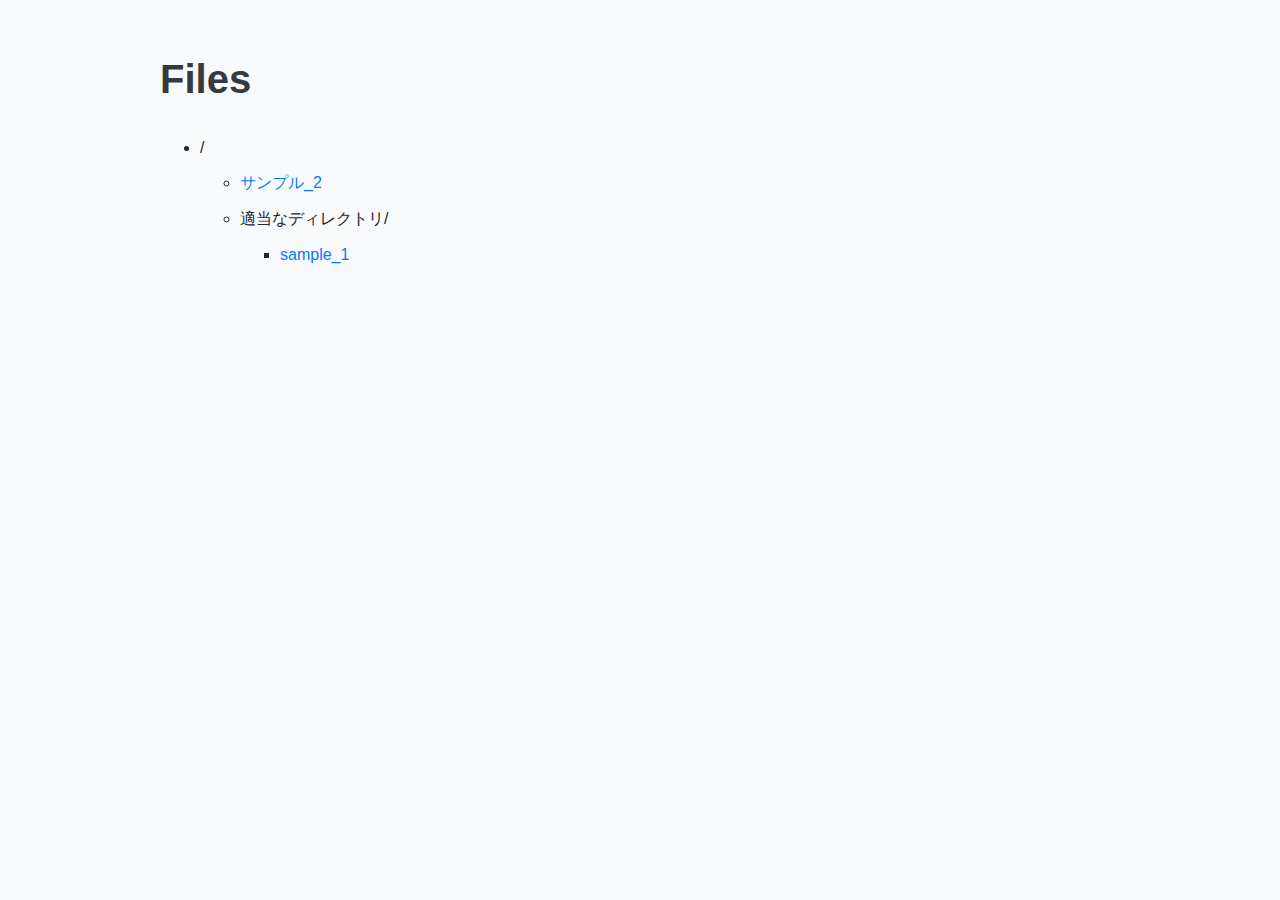
<file: sample-docker-nginx/public/index.html>
<!DOCTYPE html>
<html>

<head>
  <meta charset="UTF-8">
  <title>Index</title>
  <link rel="stylesheet" type="text/css" href="css/base.css">
  <link rel="stylesheet" type="text/css" href="css/pygments.css">
</head>

<body>
  <div class='root'><div class='content'><h1>Files</h1><ul><li>/</li>
<ul>
  <li><a href='サンプル_2.html'>サンプル_2</a></li>
  <li>適当なディレクトリ/</li>
  <ul>
    <li><a href='sample_1.html'>sample_1</a></li>
  </ul>
</ul>
</ul></div></div>
</body>

</html>
</file>
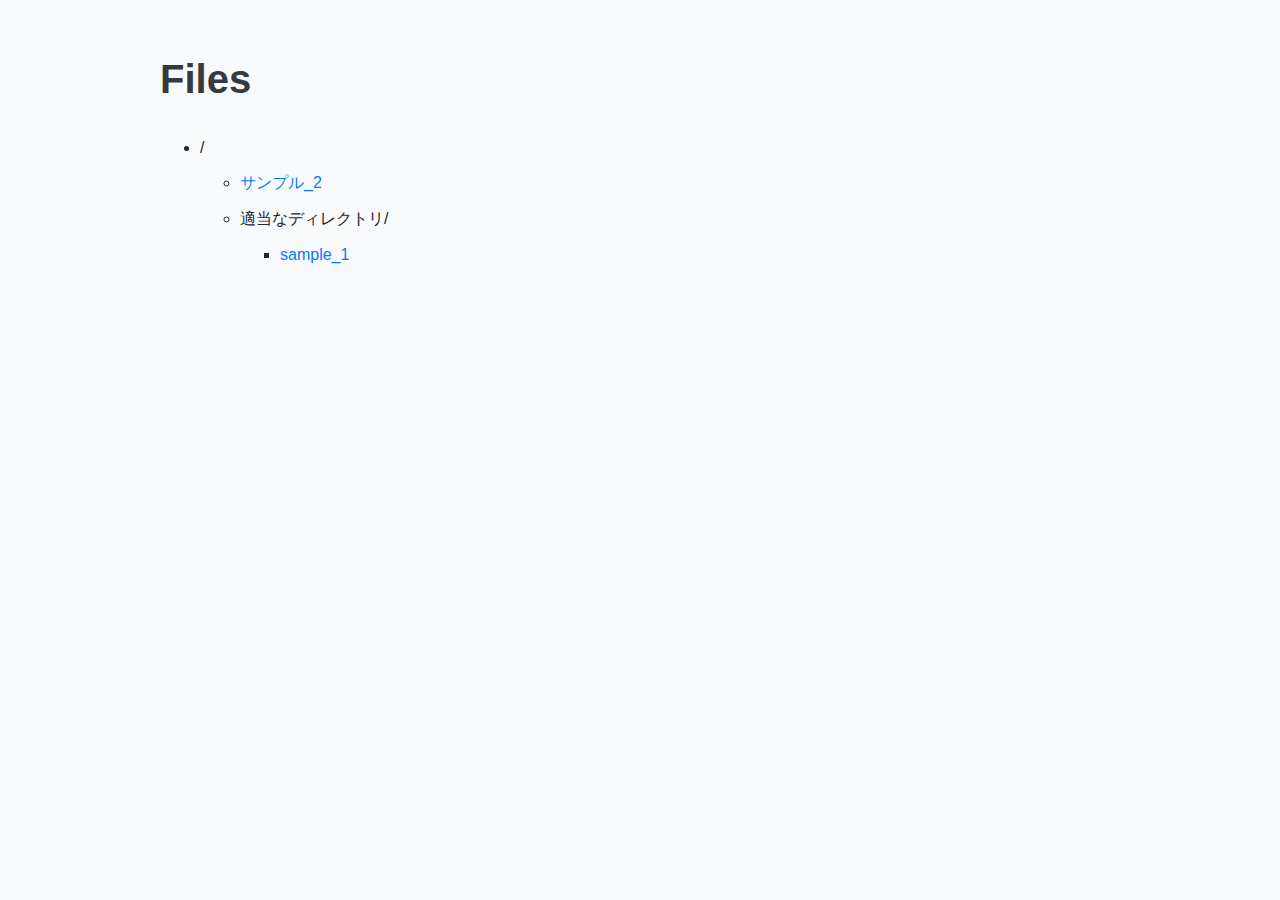
<file: sample/public_sample/index.html>
<!DOCTYPE html>
<html>

<head>
  <title>Index</title>
  <link rel="stylesheet" type="text/css" href="css/base.css">
  <link rel="stylesheet" type="text/css" href="css/pygments.css">
</head>

<body>
  <div class='root'><div class='content'><h1>Files</h1><ul><li>/</li>
<ul>
  <li><a href='サンプル_2.html'>サンプル_2</a></li>
  <li>適当なディレクトリ/</li>
  <ul>
    <li><a href='sample_1.html'>sample_1</a></li>
  </ul>
</ul>
</ul></div></div>
</body>

</html>
</file>
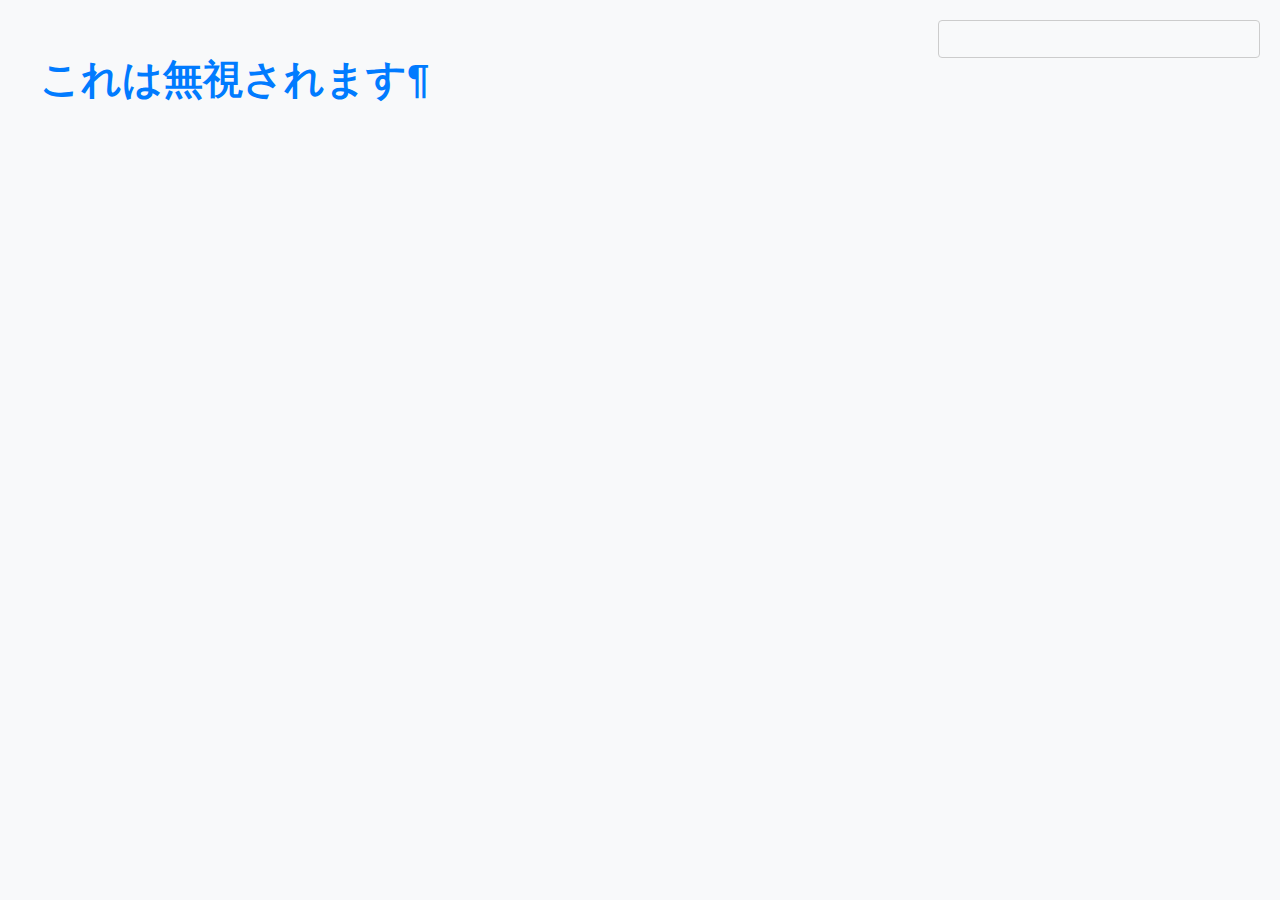
<file: sample-docker-nginx/public/ignore.html>
<!DOCTYPE html>
<html>

<head>
  <meta charset="UTF-8">
  <title>ignore</title>
  <link rel="stylesheet" type="text/css" href="css/base.css">
  <link rel="stylesheet" type="text/css" href="css/pygments.css">
</head>

<body>
  <div class='root'><div class='content'><h1 id="_1"><a class="toclink" href="#_1">これは無視されます</a><a class="headerlink" href="#_1" title="Permanent link">&para;</a></h1></div><div class="toc">
<ul></ul>
</div>
</div>
</body>

</html>
</file>
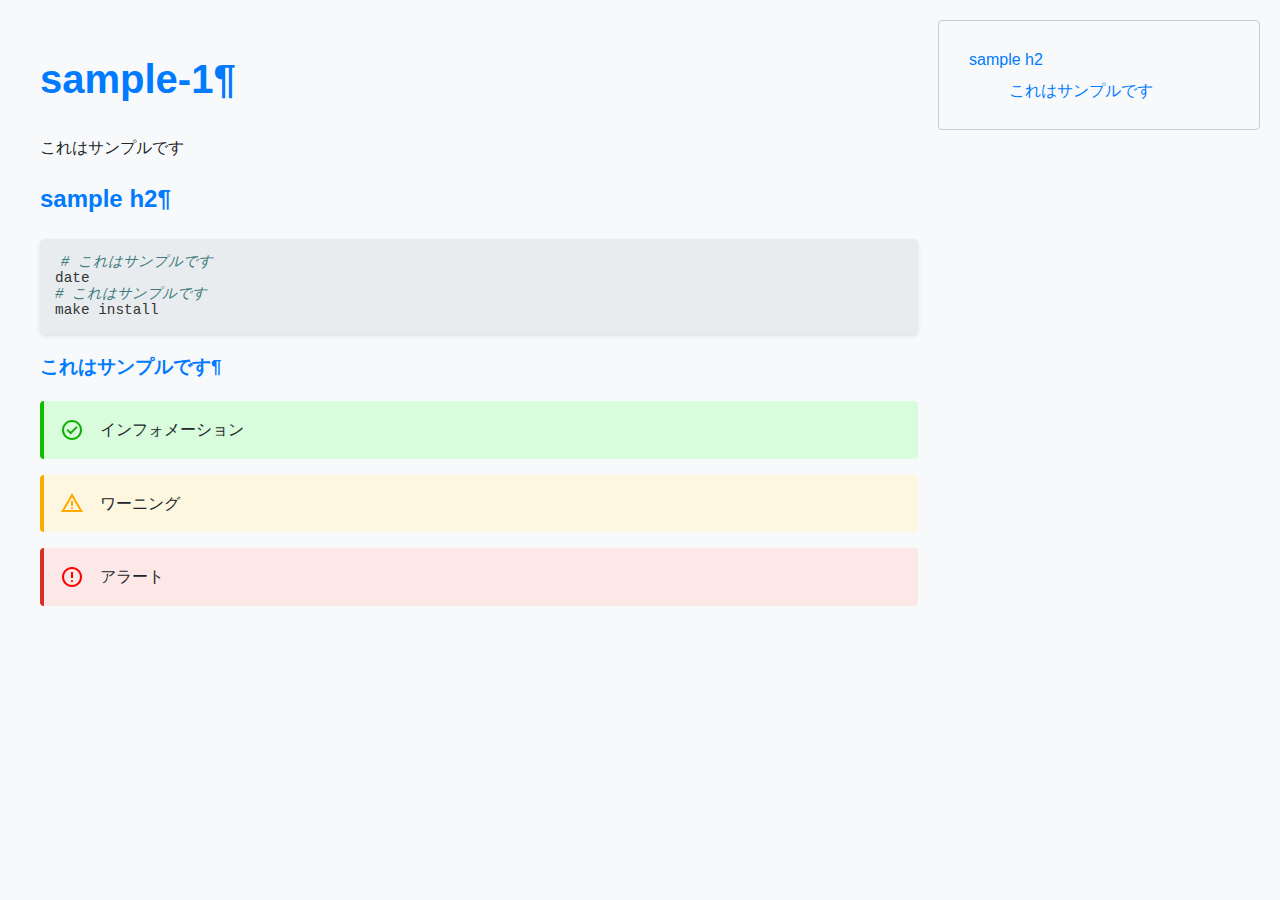
<file: sample-docker-nginx/public/sample_1.html>
<!DOCTYPE html>
<html>

<head>
  <meta charset="UTF-8">
  <title>sample_1</title>
  <link rel="stylesheet" type="text/css" href="css/base.css">
  <link rel="stylesheet" type="text/css" href="css/pygments.css">
</head>

<body>
  <div class='root'><div class='content'><h1 id="sample-1"><a class="toclink" href="#sample-1">sample-1</a><a class="headerlink" href="#sample-1" title="Permanent link">&para;</a></h1>
<p>これはサンプルです</p>
<h2 id="sample-h2"><a class="toclink" href="#sample-h2">sample h2</a><a class="headerlink" href="#sample-h2" title="Permanent link">&para;</a></h2>
<div class="codehilite"><pre><span></span><code><span class="c1"># これはサンプルです</span>
date
<span class="c1"># これはサンプルです</span>
make<span class="w"> </span>install
</code></pre></div>

<h3 id="_1"><a class="toclink" href="#_1">これはサンプルです</a><a class="headerlink" href="#_1" title="Permanent link">&para;</a></h3>
<p><div class="style-info"><svg xmlns="http://www.w3.org/2000/svg" height="24px" viewBox="0 -960 960 960" width="24px" fill="#0fb100"><path d="m424-296 282-282-56-56-226 226-114-114-56 56 170 170Zm56 216q-83 0-156-31.5T197-197q-54-54-85.5-127T80-480q0-83 31.5-156T197-763q54-54 127-85.5T480-880q83 0 156 31.5T763-763q54 54 85.5 127T880-480q0 83-31.5 156T763-197q-54 54-127 85.5T480-80Zm0-80q134 0 227-93t93-227q0-134-93-227t-227-93q-134 0-227 93t-93 227q0 134 93 227t227 93Zm0-320Z"/></svg><p>インフォメーション</p></div></p>
<p><div class="style-warn"><svg xmlns="http://www.w3.org/2000/svg" height="24px" viewBox="0 -960 960 960" width="24px" fill="#ffaa00"><path d="m40-120 440-760 440 760H40Zm138-80h604L480-720 178-200Zm302-40q17 0 28.5-11.5T520-280q0-17-11.5-28.5T480-320q-17 0-28.5 11.5T440-280q0 17 11.5 28.5T480-240Zm-40-120h80v-200h-80v200Zm40-100Z"/></svg><p>ワーニング</p></div></p>
<p><div class="style-alert"><svg xmlns="http://www.w3.org/2000/svg" height="24px" viewBox="0 -960 960 960" width="24px" fill="#ff0000"><path d="M480-280q17 0 28.5-11.5T520-320q0-17-11.5-28.5T480-360q-17 0-28.5 11.5T440-320q0 17 11.5 28.5T480-280Zm-40-160h80v-240h-80v240Zm40 360q-83 0-156-31.5T197-197q-54-54-85.5-127T80-480q0-83 31.5-156T197-763q54-54 127-85.5T480-880q83 0 156 31.5T763-763q54 54 85.5 127T880-480q0 83-31.5 156T763-197q-54 54-127 85.5T480-80Zm0-80q134 0 227-93t93-227q0-134-93-227t-227-93q-134 0-227 93t-93 227q0 134 93 227t227 93Zm0-320Z"/></svg><p>アラート</p></div></p></div><div class="toc">
<ul>
<li><a href="#sample-h2">sample h2</a><ul>
<li><a href="#_1">これはサンプルです</a></li>
</ul>
</li>
</ul>
</div>
</div>
</body>

</html>
</file>
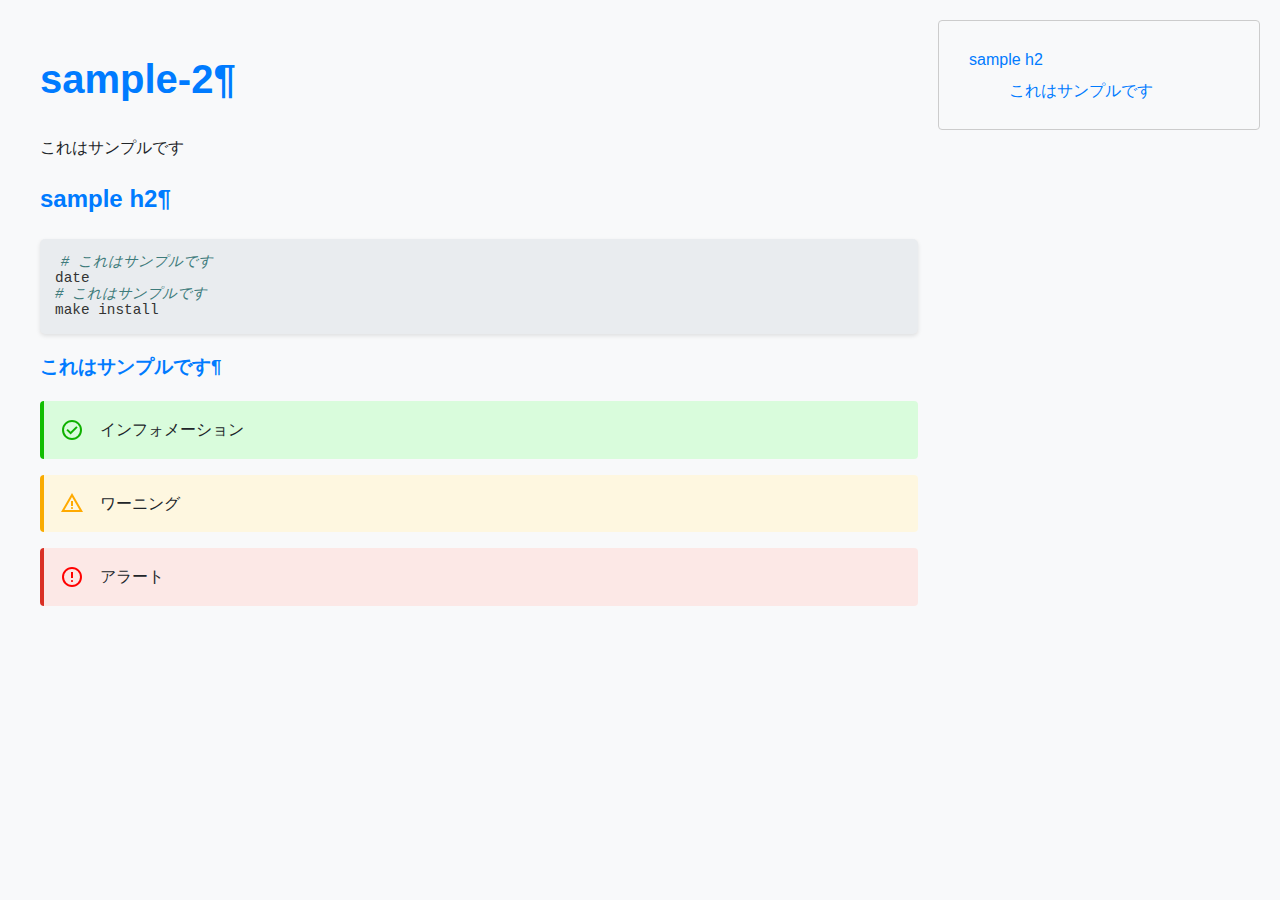
<file: sample-docker-nginx/public/サンプル_2.html>
<!DOCTYPE html>
<html>

<head>
  <meta charset="UTF-8">
  <title>サンプル_2</title>
  <link rel="stylesheet" type="text/css" href="css/base.css">
  <link rel="stylesheet" type="text/css" href="css/pygments.css">
</head>

<body>
  <div class='root'><div class='content'><h1 id="sample-2"><a class="toclink" href="#sample-2">sample-2</a><a class="headerlink" href="#sample-2" title="Permanent link">&para;</a></h1>
<p>これはサンプルです</p>
<h2 id="sample-h2"><a class="toclink" href="#sample-h2">sample h2</a><a class="headerlink" href="#sample-h2" title="Permanent link">&para;</a></h2>
<div class="codehilite"><pre><span></span><code><span class="c1"># これはサンプルです</span>
date
<span class="c1"># これはサンプルです</span>
make<span class="w"> </span>install
</code></pre></div>

<h3 id="_1"><a class="toclink" href="#_1">これはサンプルです</a><a class="headerlink" href="#_1" title="Permanent link">&para;</a></h3>
<p><div class="style-info"><svg xmlns="http://www.w3.org/2000/svg" height="24px" viewBox="0 -960 960 960" width="24px" fill="#0fb100"><path d="m424-296 282-282-56-56-226 226-114-114-56 56 170 170Zm56 216q-83 0-156-31.5T197-197q-54-54-85.5-127T80-480q0-83 31.5-156T197-763q54-54 127-85.5T480-880q83 0 156 31.5T763-763q54 54 85.5 127T880-480q0 83-31.5 156T763-197q-54 54-127 85.5T480-80Zm0-80q134 0 227-93t93-227q0-134-93-227t-227-93q-134 0-227 93t-93 227q0 134 93 227t227 93Zm0-320Z"/></svg><p>インフォメーション</p></div></p>
<p><div class="style-warn"><svg xmlns="http://www.w3.org/2000/svg" height="24px" viewBox="0 -960 960 960" width="24px" fill="#ffaa00"><path d="m40-120 440-760 440 760H40Zm138-80h604L480-720 178-200Zm302-40q17 0 28.5-11.5T520-280q0-17-11.5-28.5T480-320q-17 0-28.5 11.5T440-280q0 17 11.5 28.5T480-240Zm-40-120h80v-200h-80v200Zm40-100Z"/></svg><p>ワーニング</p></div></p>
<p><div class="style-alert"><svg xmlns="http://www.w3.org/2000/svg" height="24px" viewBox="0 -960 960 960" width="24px" fill="#ff0000"><path d="M480-280q17 0 28.5-11.5T520-320q0-17-11.5-28.5T480-360q-17 0-28.5 11.5T440-320q0 17 11.5 28.5T480-280Zm-40-160h80v-240h-80v240Zm40 360q-83 0-156-31.5T197-197q-54-54-85.5-127T80-480q0-83 31.5-156T197-763q54-54 127-85.5T480-880q83 0 156 31.5T763-763q54 54 85.5 127T880-480q0 83-31.5 156T763-197q-54 54-127 85.5T480-80Zm0-80q134 0 227-93t93-227q0-134-93-227t-227-93q-134 0-227 93t-93 227q0 134 93 227t227 93Zm0-320Z"/></svg><p>アラート</p></div></p></div><div class="toc">
<ul>
<li><a href="#sample-h2">sample h2</a><ul>
<li><a href="#_1">これはサンプルです</a></li>
</ul>
</li>
</ul>
</div>
</div>
</body>

</html>
</file>
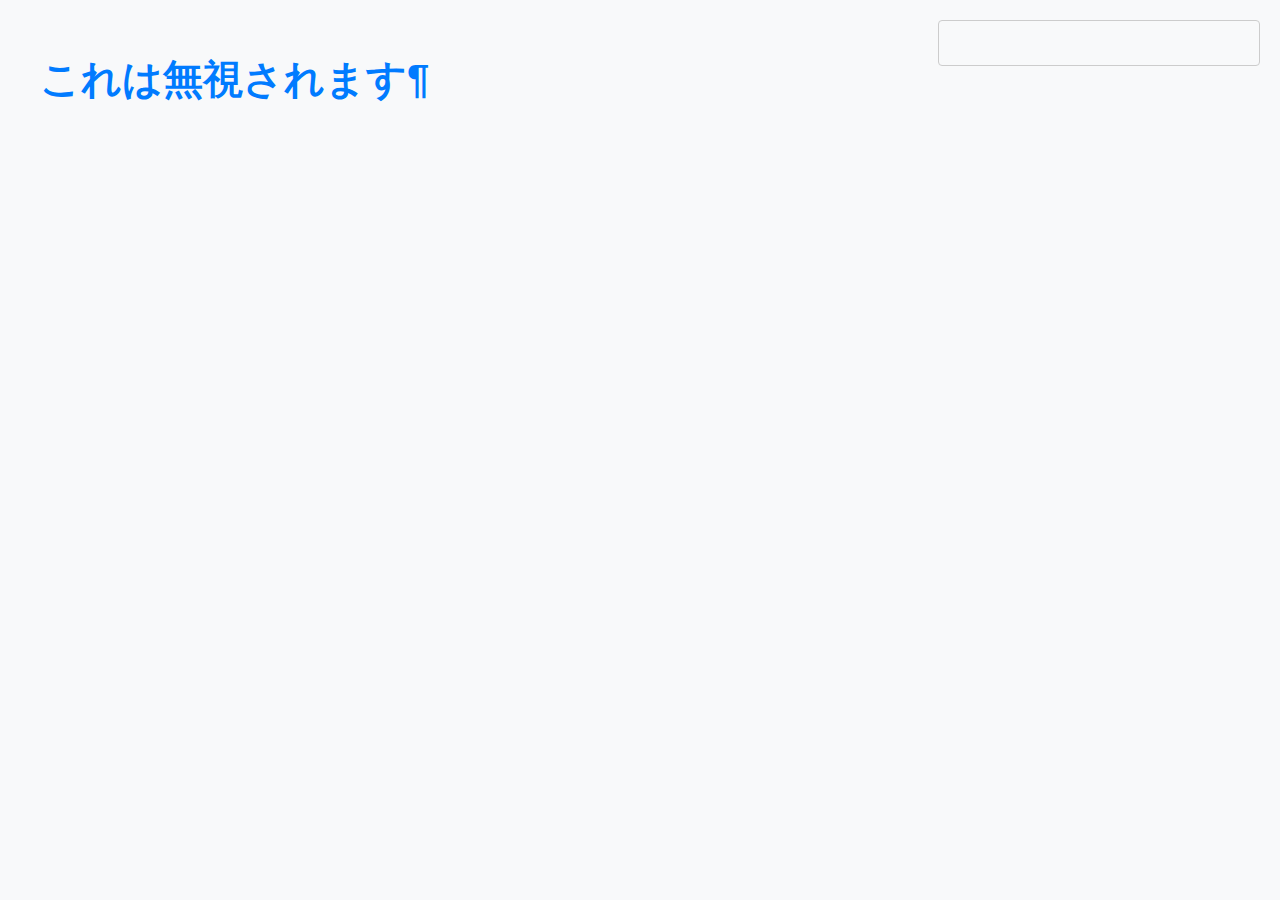
<file: sample/public_sample/ignore.html>
<!DOCTYPE html>
<html>

<head>
  <title>ignore</title>
  <link rel="stylesheet" type="text/css" href="css/base.css">
  <link rel="stylesheet" type="text/css" href="css/pygments.css">
</head>

<body>
  <div class='root'><div class='content'><h1 id="_1"><a class="toclink" href="#_1">これは無視されます</a><a class="headerlink" href="#_1" title="Permanent link">&para;</a></h1></div><div class="toc">
<ul></ul>
</div>
</div>
</body>

</html>
</file>
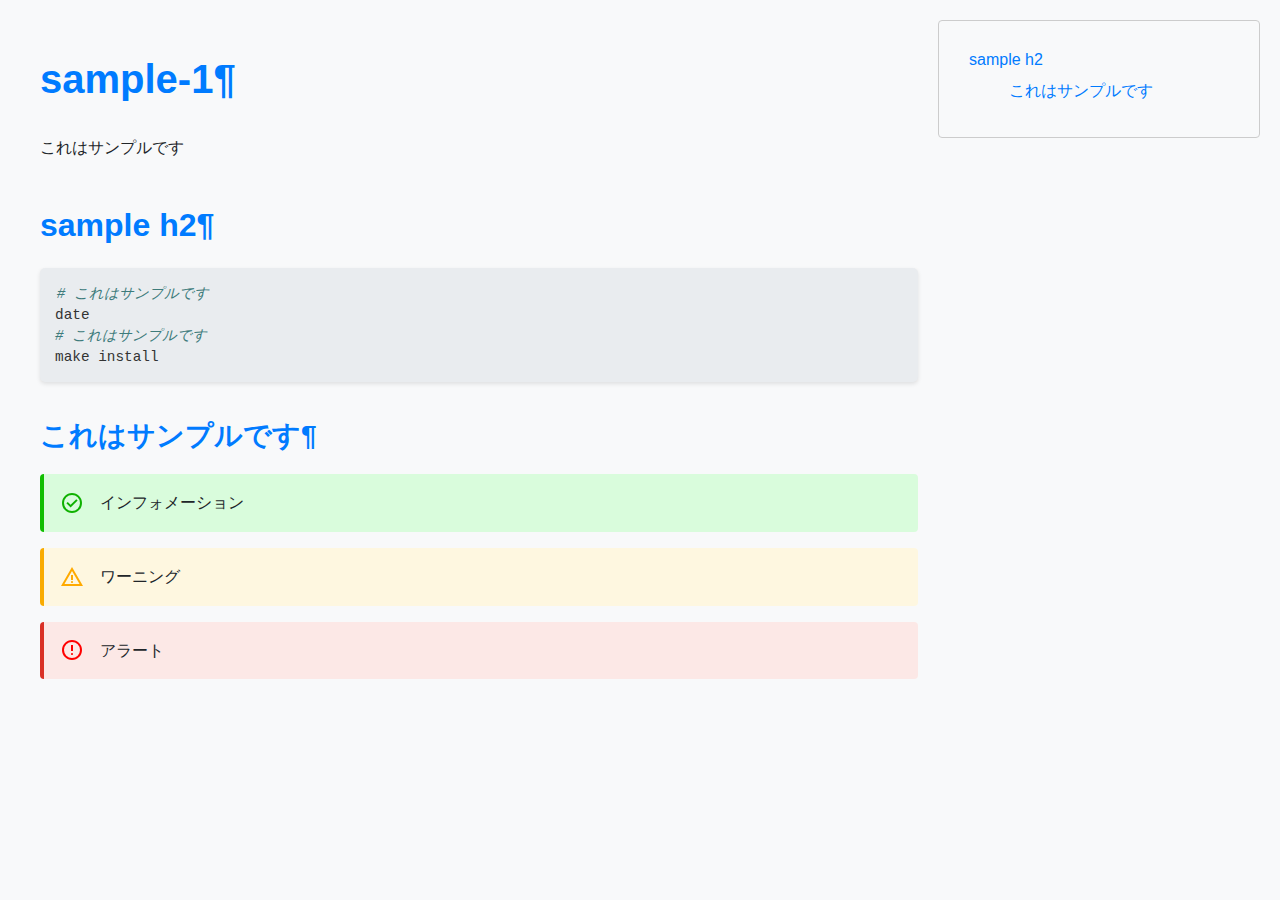
<file: sample/public_sample/sample_1.html>
<!DOCTYPE html>
<html>

<head>
  <title>sample_1</title>
  <link rel="stylesheet" type="text/css" href="css/base.css">
  <link rel="stylesheet" type="text/css" href="css/pygments.css">
</head>

<body>
  <div class='root'><div class='content'><h1 id="sample-1"><a class="toclink" href="#sample-1">sample-1</a><a class="headerlink" href="#sample-1" title="Permanent link">&para;</a></h1>
<p>これはサンプルです</p>
<h2 id="sample-h2"><a class="toclink" href="#sample-h2">sample h2</a><a class="headerlink" href="#sample-h2" title="Permanent link">&para;</a></h2>
<div class="codehilite"><pre><span></span><code><span class="c1"># これはサンプルです</span>
date
<span class="c1"># これはサンプルです</span>
make<span class="w"> </span>install
</code></pre></div>

<h3 id="_1"><a class="toclink" href="#_1">これはサンプルです</a><a class="headerlink" href="#_1" title="Permanent link">&para;</a></h3>
<p><div class="style-info"><svg xmlns="http://www.w3.org/2000/svg" height="24px" viewBox="0 -960 960 960" width="24px" fill="#0fb100"><path d="m424-296 282-282-56-56-226 226-114-114-56 56 170 170Zm56 216q-83 0-156-31.5T197-197q-54-54-85.5-127T80-480q0-83 31.5-156T197-763q54-54 127-85.5T480-880q83 0 156 31.5T763-763q54 54 85.5 127T880-480q0 83-31.5 156T763-197q-54 54-127 85.5T480-80Zm0-80q134 0 227-93t93-227q0-134-93-227t-227-93q-134 0-227 93t-93 227q0 134 93 227t227 93Zm0-320Z"/></svg><p>インフォメーション</p></div></p>
<p><div class="style-warn"><svg xmlns="http://www.w3.org/2000/svg" height="24px" viewBox="0 -960 960 960" width="24px" fill="#ffaa00"><path d="m40-120 440-760 440 760H40Zm138-80h604L480-720 178-200Zm302-40q17 0 28.5-11.5T520-280q0-17-11.5-28.5T480-320q-17 0-28.5 11.5T440-280q0 17 11.5 28.5T480-240Zm-40-120h80v-200h-80v200Zm40-100Z"/></svg><p>ワーニング</p></div></p>
<p><div class="style-alert"><svg xmlns="http://www.w3.org/2000/svg" height="24px" viewBox="0 -960 960 960" width="24px" fill="#ff0000"><path d="M480-280q17 0 28.5-11.5T520-320q0-17-11.5-28.5T480-360q-17 0-28.5 11.5T440-320q0 17 11.5 28.5T480-280Zm-40-160h80v-240h-80v240Zm40 360q-83 0-156-31.5T197-197q-54-54-85.5-127T80-480q0-83 31.5-156T197-763q54-54 127-85.5T480-880q83 0 156 31.5T763-763q54 54 85.5 127T880-480q0 83-31.5 156T763-197q-54 54-127 85.5T480-80Zm0-80q134 0 227-93t93-227q0-134-93-227t-227-93q-134 0-227 93t-93 227q0 134 93 227t227 93Zm0-320Z"/></svg><p>アラート</p></div></p></div><div class="toc">
<ul>
<li><a href="#sample-h2">sample h2</a><ul>
<li><a href="#_1">これはサンプルです</a></li>
</ul>
</li>
</ul>
</div>
</div>
</body>

</html>
</file>
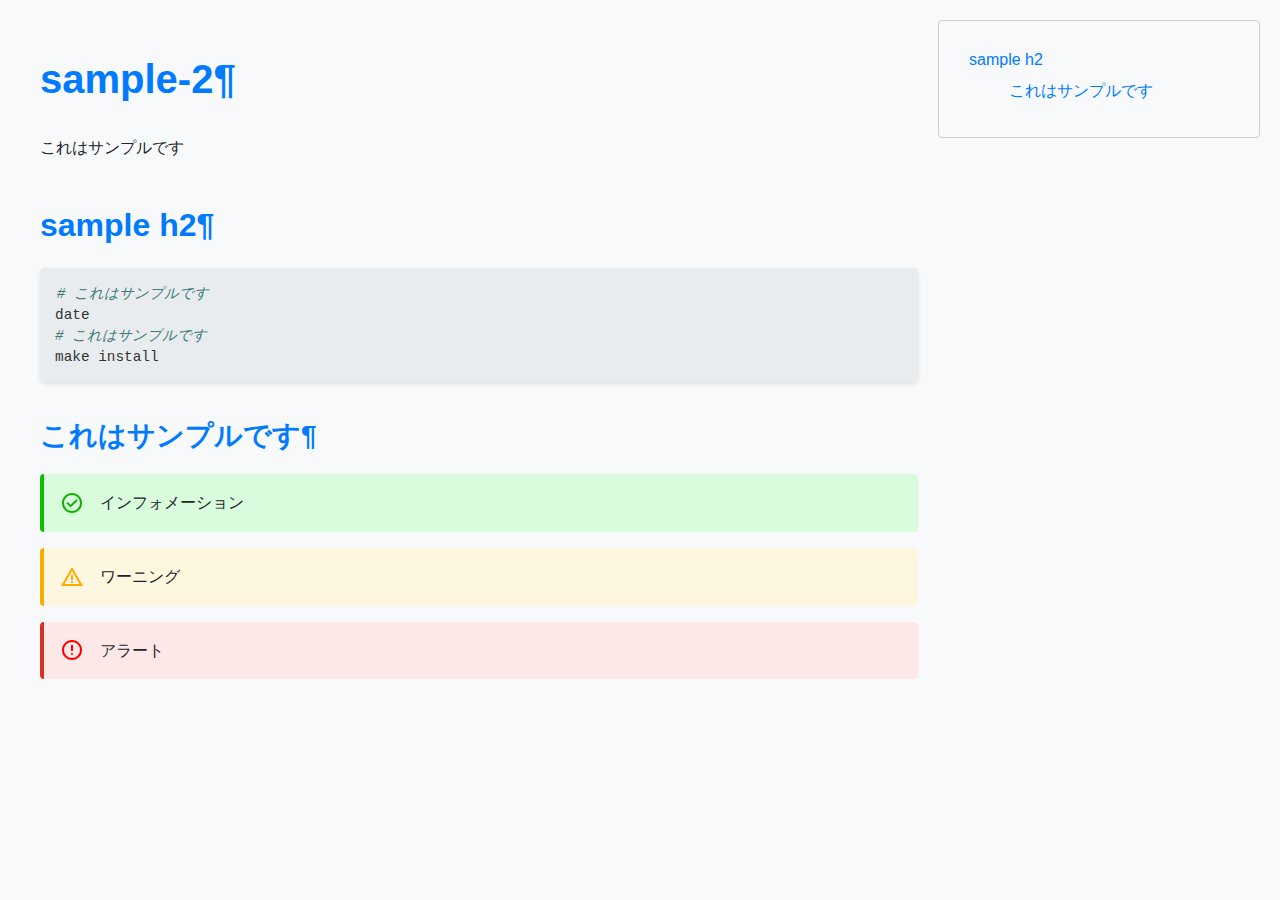
<file: sample/public_sample/サンプル_2.html>
<!DOCTYPE html>
<html>

<head>
  <title>サンプル_2</title>
  <link rel="stylesheet" type="text/css" href="css/base.css">
  <link rel="stylesheet" type="text/css" href="css/pygments.css">
</head>

<body>
  <div class='root'><div class='content'><h1 id="sample-2"><a class="toclink" href="#sample-2">sample-2</a><a class="headerlink" href="#sample-2" title="Permanent link">&para;</a></h1>
<p>これはサンプルです</p>
<h2 id="sample-h2"><a class="toclink" href="#sample-h2">sample h2</a><a class="headerlink" href="#sample-h2" title="Permanent link">&para;</a></h2>
<div class="codehilite"><pre><span></span><code><span class="c1"># これはサンプルです</span>
date
<span class="c1"># これはサンプルです</span>
make<span class="w"> </span>install
</code></pre></div>

<h3 id="_1"><a class="toclink" href="#_1">これはサンプルです</a><a class="headerlink" href="#_1" title="Permanent link">&para;</a></h3>
<p><div class="style-info"><svg xmlns="http://www.w3.org/2000/svg" height="24px" viewBox="0 -960 960 960" width="24px" fill="#0fb100"><path d="m424-296 282-282-56-56-226 226-114-114-56 56 170 170Zm56 216q-83 0-156-31.5T197-197q-54-54-85.5-127T80-480q0-83 31.5-156T197-763q54-54 127-85.5T480-880q83 0 156 31.5T763-763q54 54 85.5 127T880-480q0 83-31.5 156T763-197q-54 54-127 85.5T480-80Zm0-80q134 0 227-93t93-227q0-134-93-227t-227-93q-134 0-227 93t-93 227q0 134 93 227t227 93Zm0-320Z"/></svg><p>インフォメーション</p></div></p>
<p><div class="style-warn"><svg xmlns="http://www.w3.org/2000/svg" height="24px" viewBox="0 -960 960 960" width="24px" fill="#ffaa00"><path d="m40-120 440-760 440 760H40Zm138-80h604L480-720 178-200Zm302-40q17 0 28.5-11.5T520-280q0-17-11.5-28.5T480-320q-17 0-28.5 11.5T440-280q0 17 11.5 28.5T480-240Zm-40-120h80v-200h-80v200Zm40-100Z"/></svg><p>ワーニング</p></div></p>
<p><div class="style-alert"><svg xmlns="http://www.w3.org/2000/svg" height="24px" viewBox="0 -960 960 960" width="24px" fill="#ff0000"><path d="M480-280q17 0 28.5-11.5T520-320q0-17-11.5-28.5T480-360q-17 0-28.5 11.5T440-320q0 17 11.5 28.5T480-280Zm-40-160h80v-240h-80v240Zm40 360q-83 0-156-31.5T197-197q-54-54-85.5-127T80-480q0-83 31.5-156T197-763q54-54 127-85.5T480-880q83 0 156 31.5T763-763q54 54 85.5 127T880-480q0 83-31.5 156T763-197q-54 54-127 85.5T480-80Zm0-80q134 0 227-93t93-227q0-134-93-227t-227-93q-134 0-227 93t-93 227q0 134 93 227t227 93Zm0-320Z"/></svg><p>アラート</p></div></p></div><div class="toc">
<ul>
<li><a href="#sample-h2">sample h2</a><ul>
<li><a href="#_1">これはサンプルです</a></li>
</ul>
</li>
</ul>
</div>
</div>
</body>

</html>
</file>
<file: sample-docker-nginx/public/css/base.css>
/* base.css */
body {
  font-family: 'Segoe UI', Arial, sans-serif;
  margin: 0;
  padding: 0;
  background-color: #f8f9fa;
  color: #212529;
  line-height: 1.6;
  width: 100%;
  margin: 0 auto;
}

.root {
  display: flex;
  justify-content: center;
  align-items: flex-start;
  padding: 20px;
}

.content {
  flex: 1;
  width: 70%;
  max-width: 960px;
  margin: 0 20px;
}


h1 {
  font-size: 2.5rem;
  margin-bottom: 1.5rem;
  color: #343a40;
}


li {
  margin-bottom: 10px;
}

li ul {
  margin-left: 20px;
  margin-top: 5px;
}

a {
  color: #007bff;
  text-decoration: none;
  transition: color 0.3s ease;
}

a:hover {
  color: #0056b3;
}

pre {
  background-color: #e9ecef;
  padding: 15px;
  overflow-x: auto;
  border-radius: 5px;
  box-shadow: 0 2px 4px rgba(0, 0, 0, 0.1);
}

code {
  font-family: 'Courier New', monospace;
  font-size: 0.9rem;
  color: #333;
  border-radius: 20px;
  padding: 0.2em 0.4em;
}

.directory {
  font-weight: bold;
  color: #333;
}

@media screen and (max-width: 600px) {
  h1 {
    font-size: 2rem;
  }
}

/* info、warn、alertのスタイル */
.style-info,
.style-warn,
.style-alert {
  display: flex;
  align-items: center;
  padding: 1rem;
  margin-bottom: 1rem;
  border-radius: 4px;
}

.style-info {
  background-color: #d2fdd5d0;
  border-left: 4px solid #10be00;
}

.style-warn {
  background-color: #fef7e0;
  border-left: 4px solid #f9ab00;
}

.style-alert {
  background-color: #fce8e6;
  border-left: 4px solid #d93025;
}

.style-info svg,
.style-warn svg,
.style-alert svg {
  width: 24px;
  height: 24px;
  margin-right: 1rem;
}

.style-info p,
.style-warn p,
.style-alert p {
  margin: 0;
}

/* 目次機能を有効化した */
.toc {
  width: 300px;
  padding: 10px;
  border: 1px solid #ccc;
  border-radius: 4px;
  /* textは折り返さない */
  white-space: nowrap;
  overflow: auto;
  /* スクロールしても追従する */
  position: -webkit-sticky;
  position: sticky;
  top: 20px;
  /* スクロールしてもz-indexが最も上になる */
  z-index: 1000;
}

.toc ul {
  list-style-type: none;
  padding-left: 20px;
}

.toc ul ul {
  padding-left: 20px;
}

.toc a {
  text-decoration: none;
}

.toc a:hover {
  text-decoration: underline;
}
</file>
<file: sample-docker-nginx/public/css/pygments.css>
pre { line-height: 125%; }
td.linenos .normal { color: inherit; background-color: transparent; padding-left: 5px; padding-right: 5px; }
span.linenos { color: inherit; background-color: transparent; padding-left: 5px; padding-right: 5px; }
td.linenos .special { color: #000000; background-color: #ffffc0; padding-left: 5px; padding-right: 5px; }
span.linenos.special { color: #000000; background-color: #ffffc0; padding-left: 5px; padding-right: 5px; }
.codehilite .hll { background-color: #ffffcc }
.codehilite { background: #f8f8f8; }
.codehilite .c { color: #3D7B7B; font-style: italic } /* Comment */
.codehilite .err { border: 1px solid #FF0000 } /* Error */
.codehilite .k { color: #008000; font-weight: bold } /* Keyword */
.codehilite .o { color: #666666 } /* Operator */
.codehilite .ch { color: #3D7B7B; font-style: italic } /* Comment.Hashbang */
.codehilite .cm { color: #3D7B7B; font-style: italic } /* Comment.Multiline */
.codehilite .cp { color: #9C6500 } /* Comment.Preproc */
.codehilite .cpf { color: #3D7B7B; font-style: italic } /* Comment.PreprocFile */
.codehilite .c1 { color: #3D7B7B; font-style: italic } /* Comment.Single */
.codehilite .cs { color: #3D7B7B; font-style: italic } /* Comment.Special */
.codehilite .gd { color: #A00000 } /* Generic.Deleted */
.codehilite .ge { font-style: italic } /* Generic.Emph */
.codehilite .ges { font-weight: bold; font-style: italic } /* Generic.EmphStrong */
.codehilite .gr { color: #E40000 } /* Generic.Error */
.codehilite .gh { color: #000080; font-weight: bold } /* Generic.Heading */
.codehilite .gi { color: #008400 } /* Generic.Inserted */
.codehilite .go { color: #717171 } /* Generic.Output */
.codehilite .gp { color: #000080; font-weight: bold } /* Generic.Prompt */
.codehilite .gs { font-weight: bold } /* Generic.Strong */
.codehilite .gu { color: #800080; font-weight: bold } /* Generic.Subheading */
.codehilite .gt { color: #0044DD } /* Generic.Traceback */
.codehilite .kc { color: #008000; font-weight: bold } /* Keyword.Constant */
.codehilite .kd { color: #008000; font-weight: bold } /* Keyword.Declaration */
.codehilite .kn { color: #008000; font-weight: bold } /* Keyword.Namespace */
.codehilite .kp { color: #008000 } /* Keyword.Pseudo */
.codehilite .kr { color: #008000; font-weight: bold } /* Keyword.Reserved */
.codehilite .kt { color: #B00040 } /* Keyword.Type */
.codehilite .m { color: #666666 } /* Literal.Number */
.codehilite .s { color: #BA2121 } /* Literal.String */
.codehilite .na { color: #687822 } /* Name.Attribute */
.codehilite .nb { color: #008000 } /* Name.Builtin */
.codehilite .nc { color: #0000FF; font-weight: bold } /* Name.Class */
.codehilite .no { color: #880000 } /* Name.Constant */
.codehilite .nd { color: #AA22FF } /* Name.Decorator */
.codehilite .ni { color: #717171; font-weight: bold } /* Name.Entity */
.codehilite .ne { color: #CB3F38; font-weight: bold } /* Name.Exception */
.codehilite .nf { color: #0000FF } /* Name.Function */
.codehilite .nl { color: #767600 } /* Name.Label */
.codehilite .nn { color: #0000FF; font-weight: bold } /* Name.Namespace */
.codehilite .nt { color: #008000; font-weight: bold } /* Name.Tag */
.codehilite .nv { color: #19177C } /* Name.Variable */
.codehilite .ow { color: #AA22FF; font-weight: bold } /* Operator.Word */
.codehilite .w { color: #bbbbbb } /* Text.Whitespace */
.codehilite .mb { color: #666666 } /* Literal.Number.Bin */
.codehilite .mf { color: #666666 } /* Literal.Number.Float */
.codehilite .mh { color: #666666 } /* Literal.Number.Hex */
.codehilite .mi { color: #666666 } /* Literal.Number.Integer */
.codehilite .mo { color: #666666 } /* Literal.Number.Oct */
.codehilite .sa { color: #BA2121 } /* Literal.String.Affix */
.codehilite .sb { color: #BA2121 } /* Literal.String.Backtick */
.codehilite .sc { color: #BA2121 } /* Literal.String.Char */
.codehilite .dl { color: #BA2121 } /* Literal.String.Delimiter */
.codehilite .sd { color: #BA2121; font-style: italic } /* Literal.String.Doc */
.codehilite .s2 { color: #BA2121 } /* Literal.String.Double */
.codehilite .se { color: #AA5D1F; font-weight: bold } /* Literal.String.Escape */
.codehilite .sh { color: #BA2121 } /* Literal.String.Heredoc */
.codehilite .si { color: #A45A77; font-weight: bold } /* Literal.String.Interpol */
.codehilite .sx { color: #008000 } /* Literal.String.Other */
.codehilite .sr { color: #A45A77 } /* Literal.String.Regex */
.codehilite .s1 { color: #BA2121 } /* Literal.String.Single */
.codehilite .ss { color: #19177C } /* Literal.String.Symbol */
.codehilite .bp { color: #008000 } /* Name.Builtin.Pseudo */
.codehilite .fm { color: #0000FF } /* Name.Function.Magic */
.codehilite .vc { color: #19177C } /* Name.Variable.Class */
.codehilite .vg { color: #19177C } /* Name.Variable.Global */
.codehilite .vi { color: #19177C } /* Name.Variable.Instance */
.codehilite .vm { color: #19177C } /* Name.Variable.Magic */
.codehilite .il { color: #666666 } /* Literal.Number.Integer.Long */
</file>
<file: sample/public_sample/css/base.css>
/* base.css */
body {
  font-family: 'Segoe UI', Arial, sans-serif;
  margin: 0;
  padding: 0;
  background-color: #f8f9fa;
  color: #212529;
  line-height: 1.6;
  width: 100%;
  margin: 0 auto;
}

.root {
  display: flex;
  justify-content: center;
  align-items: flex-start;
  padding: 20px;
}

.content {
  flex: 1;
  width: 70%;
  max-width: 960px;
  margin: 0 20px;
}


h1 {
  font-size: 2.5rem;
  margin-bottom: 1.5rem;
  color: #343a40;
}


li {
  margin-bottom: 10px;
}

li ul {
  margin-left: 20px;
  margin-top: 5px;
}

a {
  color: #007bff;
  text-decoration: none;
  transition: color 0.3s ease;
}

a:hover {
  color: #0056b3;
}

pre {
  background-color: #e9ecef;
  padding: 15px;
  overflow-x: auto;
  border-radius: 5px;
  box-shadow: 0 2px 4px rgba(0, 0, 0, 0.1);
}

code {
  font-family: 'Courier New', monospace;
  font-size: 0.9rem;
  color: #333;
  border-radius: 20px;
  padding: 0.2em 0.4em;
}

code span:first-child {
  margin-left: -4px;
}

.directory {
  font-weight: bold;
  color: #333;
}

@media screen and (max-width: 600px) {
  h1 {
    font-size: 2rem;
  }
}

/* info、warn、alertのスタイル */
.style-info,
.style-warn,
.style-alert {
  display: flex;
  align-items: center;
  padding: 1rem;
  margin-bottom: 1rem;
  border-radius: 4px;
}

.style-info {
  background-color: #d2fdd5d0;
  border-left: 4px solid #10be00;
}

.style-warn {
  background-color: #fef7e0;
  border-left: 4px solid #f9ab00;
}

.style-alert {
  background-color: #fce8e6;
  border-left: 4px solid #d93025;
}

.style-info svg,
.style-warn svg,
.style-alert svg {
  width: 24px;
  height: 24px;
  margin-right: 1rem;
}

.style-info p,
.style-warn p,
.style-alert p {
  margin: 0;
}

/* 目次機能を有効化した */
.toc {
  width: 300px;
  padding: 10px;
  border: 1px solid #ccc;
  border-radius: 4px;
  /* / textは折り返さない / */
  white-space: nowrap;
  overflow: auto;
  /* / スクロールしても追従する / */
  position: -webkit-sticky;
  position: sticky;
  top: 20px;
  /* / スクロールしてもz-indexが最も上になる */
  z-index: 1000;
}

.toc ul {
  list-style-type: none;
  padding-left: 20px;
}

.toc ul ul {
  padding-left: 20px;
}

.toc a {
  text-decoration: none;
}

.toc a:hover {
  text-decoration: underline;
}

/* バッククオートのスタイル */
.backquote {
  background-color: #fcb7b7;
  color: #333;
  padding: 2px 4px;
  border-radius: 4px;
  font-family: 'Courier New', monospace;
}
/* テーブルのスタイル */
table {
  width: 100%;
  border-collapse: collapse;
  margin-bottom: 1.5rem;
}
th,
td {
  padding: 0.75rem;
  text-align: left;
  border-bottom: 1px solid #dee2e6;
}
th {
  background-color: #f8f9fa;
  font-weight: bold;
}
/* 引用のスタイル */
blockquote {
 margin: 0;
 padding: 2px 10px;
 border-left: 4px solid #979da1;
 border-radius: 4px;
 color: #495057;
}

blockquote p {
 margin-bottom: 0;
}
/* リンクのスタイル */
a {
  color: #007bff;
  text-decoration: none;
  transition: color 0.3s ease;
}
a:hover {
  color: #0056b3;
  text-decoration: underline;
}
/* 全体的な調整 */
body {
  font-size: 16px;
}
h2 {
  font-size: 2rem;
  margin-top: 2.5rem;
  margin-bottom: 1rem;
  color: #343a40;
}
h3 {
  font-size: 1.75rem;
  margin-top: 2rem;
  margin-bottom: 1rem;
  color: #343a40;
}
h4 {
  font-size: 1.5rem;
  margin-top: 1.5rem;
  margin-bottom: 1rem;
  color: #343a40;
}
p {
  margin-bottom: 1rem;
}
ul,
ol {
  margin-bottom: 1.5rem;
}
img {
  max-width: 100%;
  height: auto;
  margin-bottom: 1.5rem;
}
</file>
<file: sample/public_sample/css/pygments.css>
pre { line-height: 125%; }
td.linenos .normal { color: inherit; background-color: transparent; padding-left: 5px; padding-right: 5px; }
span.linenos { color: inherit; background-color: transparent; padding-left: 5px; padding-right: 5px; }
td.linenos .special { color: #000000; background-color: #ffffc0; padding-left: 5px; padding-right: 5px; }
span.linenos.special { color: #000000; background-color: #ffffc0; padding-left: 5px; padding-right: 5px; }
.codehilite .hll { background-color: #ffffcc }
.codehilite { background: #f8f8f8; }
.codehilite .c { color: #3D7B7B; font-style: italic } /* Comment */
.codehilite .err { border: 1px solid #FF0000 } /* Error */
.codehilite .k { color: #008000; font-weight: bold } /* Keyword */
.codehilite .o { color: #666666 } /* Operator */
.codehilite .ch { color: #3D7B7B; font-style: italic } /* Comment.Hashbang */
.codehilite .cm { color: #3D7B7B; font-style: italic } /* Comment.Multiline */
.codehilite .cp { color: #9C6500 } /* Comment.Preproc */
.codehilite .cpf { color: #3D7B7B; font-style: italic } /* Comment.PreprocFile */
.codehilite .c1 { color: #3D7B7B; font-style: italic } /* Comment.Single */
.codehilite .cs { color: #3D7B7B; font-style: italic } /* Comment.Special */
.codehilite .gd { color: #A00000 } /* Generic.Deleted */
.codehilite .ge { font-style: italic } /* Generic.Emph */
.codehilite .ges { font-weight: bold; font-style: italic } /* Generic.EmphStrong */
.codehilite .gr { color: #E40000 } /* Generic.Error */
.codehilite .gh { color: #000080; font-weight: bold } /* Generic.Heading */
.codehilite .gi { color: #008400 } /* Generic.Inserted */
.codehilite .go { color: #717171 } /* Generic.Output */
.codehilite .gp { color: #000080; font-weight: bold } /* Generic.Prompt */
.codehilite .gs { font-weight: bold } /* Generic.Strong */
.codehilite .gu { color: #800080; font-weight: bold } /* Generic.Subheading */
.codehilite .gt { color: #0044DD } /* Generic.Traceback */
.codehilite .kc { color: #008000; font-weight: bold } /* Keyword.Constant */
.codehilite .kd { color: #008000; font-weight: bold } /* Keyword.Declaration */
.codehilite .kn { color: #008000; font-weight: bold } /* Keyword.Namespace */
.codehilite .kp { color: #008000 } /* Keyword.Pseudo */
.codehilite .kr { color: #008000; font-weight: bold } /* Keyword.Reserved */
.codehilite .kt { color: #B00040 } /* Keyword.Type */
.codehilite .m { color: #666666 } /* Literal.Number */
.codehilite .s { color: #BA2121 } /* Literal.String */
.codehilite .na { color: #687822 } /* Name.Attribute */
.codehilite .nb { color: #008000 } /* Name.Builtin */
.codehilite .nc { color: #0000FF; font-weight: bold } /* Name.Class */
.codehilite .no { color: #880000 } /* Name.Constant */
.codehilite .nd { color: #AA22FF } /* Name.Decorator */
.codehilite .ni { color: #717171; font-weight: bold } /* Name.Entity */
.codehilite .ne { color: #CB3F38; font-weight: bold } /* Name.Exception */
.codehilite .nf { color: #0000FF } /* Name.Function */
.codehilite .nl { color: #767600 } /* Name.Label */
.codehilite .nn { color: #0000FF; font-weight: bold } /* Name.Namespace */
.codehilite .nt { color: #008000; font-weight: bold } /* Name.Tag */
.codehilite .nv { color: #19177C } /* Name.Variable */
.codehilite .ow { color: #AA22FF; font-weight: bold } /* Operator.Word */
.codehilite .w { color: #bbbbbb } /* Text.Whitespace */
.codehilite .mb { color: #666666 } /* Literal.Number.Bin */
.codehilite .mf { color: #666666 } /* Literal.Number.Float */
.codehilite .mh { color: #666666 } /* Literal.Number.Hex */
.codehilite .mi { color: #666666 } /* Literal.Number.Integer */
.codehilite .mo { color: #666666 } /* Literal.Number.Oct */
.codehilite .sa { color: #BA2121 } /* Literal.String.Affix */
.codehilite .sb { color: #BA2121 } /* Literal.String.Backtick */
.codehilite .sc { color: #BA2121 } /* Literal.String.Char */
.codehilite .dl { color: #BA2121 } /* Literal.String.Delimiter */
.codehilite .sd { color: #BA2121; font-style: italic } /* Literal.String.Doc */
.codehilite .s2 { color: #BA2121 } /* Literal.String.Double */
.codehilite .se { color: #AA5D1F; font-weight: bold } /* Literal.String.Escape */
.codehilite .sh { color: #BA2121 } /* Literal.String.Heredoc */
.codehilite .si { color: #A45A77; font-weight: bold } /* Literal.String.Interpol */
.codehilite .sx { color: #008000 } /* Literal.String.Other */
.codehilite .sr { color: #A45A77 } /* Literal.String.Regex */
.codehilite .s1 { color: #BA2121 } /* Literal.String.Single */
.codehilite .ss { color: #19177C } /* Literal.String.Symbol */
.codehilite .bp { color: #008000 } /* Name.Builtin.Pseudo */
.codehilite .fm { color: #0000FF } /* Name.Function.Magic */
.codehilite .vc { color: #19177C } /* Name.Variable.Class */
.codehilite .vg { color: #19177C } /* Name.Variable.Global */
.codehilite .vi { color: #19177C } /* Name.Variable.Instance */
.codehilite .vm { color: #19177C } /* Name.Variable.Magic */
.codehilite .il { color: #666666 } /* Literal.Number.Integer.Long */
</file>
